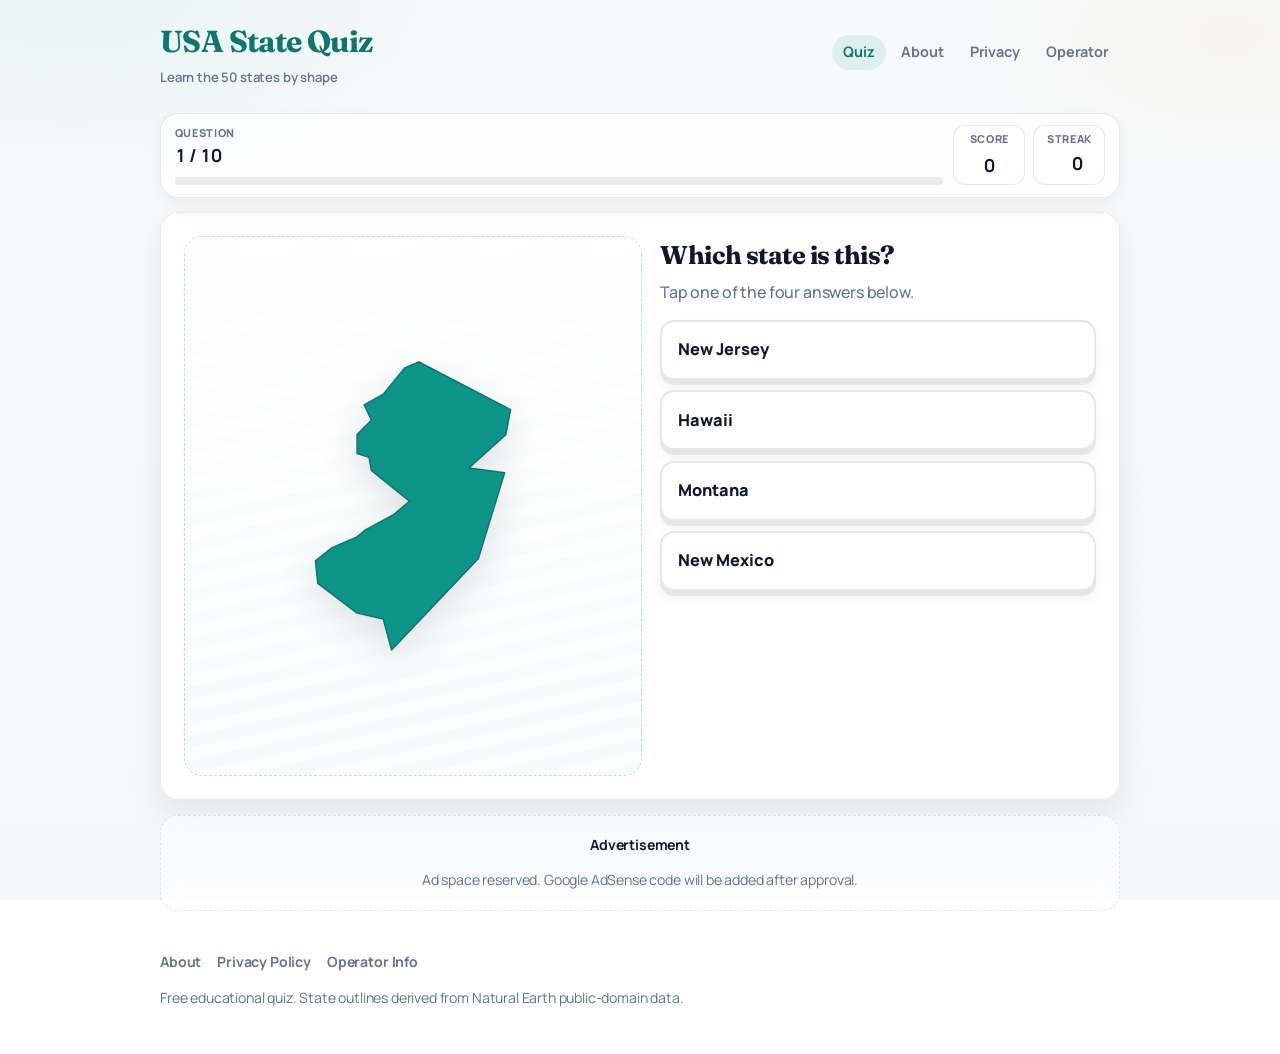
<file: index.html>
<!DOCTYPE html>
<html lang="en">
  <head>
    <meta charset="UTF-8" />
    <meta name="viewport" content="width=device-width, initial-scale=1" />
    <title>USA State Shape Quiz | Free 50-State Geography Game</title>
    <meta
      name="description"
      content="Play a free USA state shape quiz. Guess all 50 states from their outlines in a fast 10-question round. Learn geography with instant feedback."
    />
    <meta name="keywords" content="USA quiz, US states quiz, geography game, state shapes, 50 states" />
    <meta name="robots" content="index,follow" />
    <meta property="og:title" content="USA State Shape Quiz" />
    <meta
      property="og:description"
      content="Identify U.S. states from their shapes. Free 10-question rounds covering all 50 states."
    />
    <meta property="og:type" content="website" />
    <meta name="twitter:card" content="summary" />
    <meta name="twitter:title" content="USA State Shape Quiz" />
    <meta
      name="twitter:description"
      content="A free browser quiz: match state outlines to their names."
    />
    <link rel="canonical" href="./index.html" />
    <link rel="preconnect" href="https://fonts.googleapis.com" />
    <link rel="preconnect" href="https://fonts.gstatic.com" crossorigin />
    <link
      href="https://fonts.googleapis.com/css2?family=Fraunces:opsz,wght@9..144,600;9..144,700&family=Manrope:wght@500;600;700;800&display=swap"
      rel="stylesheet"
    />
    <link rel="stylesheet" href="./css/styles.css" />
  </head>
  <body>
    <a class="skip-link" href="#main">Skip to content</a>
    <header class="site-header">
      <a class="brand" href="./index.html">
        <span class="brand-mark">USA State Quiz</span>
        <span class="brand-tag">Learn the 50 states by shape</span>
      </a>
      <nav class="nav-links" aria-label="Primary">
        <a href="./index.html" aria-current="page">Quiz</a>
        <a href="./about.html">About</a>
        <a href="./privacy.html">Privacy</a>
        <a href="./operator.html">Operator</a>
      </nav>
    </header>

    <main id="main" class="page">
      <section id="quiz-screen" class="quiz-shell" aria-live="polite">
        <div class="hud" role="group" aria-label="Quiz progress">
          <div class="hud-main">
            <div class="hud-item hud-item--question">
              <span class="hud-label">Question</span>
              <strong id="progress-label">1 / 10</strong>
            </div>
            <div class="progress-bar" role="progressbar" aria-valuemin="0" aria-valuemax="10" aria-valuenow="0" aria-labelledby="progress-label">
              <div id="progress-fill" class="progress-fill"></div>
            </div>
          </div>
          <div class="hud-meters">
            <div class="hud-item hud-item--score" id="score-hud">
              <span class="hud-label">Score</span>
              <strong class="score-value">
                <span class="score-viewport">
                  <span id="score-label" class="score-roller">0</span>
                </span>
              </strong>
            </div>
            <div class="hud-item hud-item--streak" id="streak-hud">
              <span class="hud-label">Streak</span>
              <strong id="streak-label" class="streak-value">
                <span class="streak-flame" aria-hidden="true">✦</span>
                <span id="streak-num">0</span>
              </strong>
            </div>
          </div>
        </div>

        <div id="quiz-panel" class="quiz-panel">
          <div class="quiz-layout">
            <div id="stage-card" class="stage-card" aria-live="polite">
              <div class="stage-inner">
                <div class="stage-face stage-face--question shape-stage" id="shape-mount" aria-label="State outline"></div>
                <div class="stage-face stage-face--answer" id="answer-stage" aria-hidden="true">
                  <div class="answer-stage-top">
                    <div id="stage-badge" class="feedback-badge" aria-hidden="true"></div>
                    <div class="answer-heading">
                      <p id="stage-kicker" class="answer-kicker"></p>
                      <h3 id="stage-answer-name" class="answer-name"></h3>
                      <p id="stage-region" class="answer-region"></p>
                      <div class="answer-highlights">
                        <div class="answer-chip">
                          <span class="answer-chip-label">Capital</span>
                          <strong id="stage-capital" class="answer-chip-value"></strong>
                        </div>
                        <div class="answer-chip answer-chip--abbr">
                          <span class="answer-chip-label">Abbr</span>
                          <strong id="stage-abbr" class="answer-chip-value"></strong>
                        </div>
                      </div>
                    </div>
                  </div>
                  <p id="stage-fact" class="answer-fact"></p>
                  <div class="locator-wrap locator-wrap--stage">
                    <div id="locator-map" class="locator-map" aria-label="U.S. map highlighting the state"></div>
                  </div>
                </div>
              </div>
            </div>
            <div class="question-copy">
              <div class="question-head" id="question-head">
                <h2 id="question-title">Which state is this?</h2>
                <p id="question-hint">Tap one of the four answers below.</p>
              </div>
              <div id="choices" class="choices" role="group" aria-label="Answer choices"></div>
              <div id="next-wrap" class="next-wrap hidden">
                <button id="next-btn" class="btn btn-primary next-btn" type="button" disabled>
                  <span class="next-btn-label">Next</span>
                  <span class="next-btn-arrow" aria-hidden="true">→</span>
                </button>
              </div>
            </div>
          </div>
        </div>

        <div id="float-toast" class="float-toast hidden" aria-live="assertive"></div>
        <div id="fx-layer" class="fx-layer" aria-hidden="true"></div>

        <aside class="ad-slot" aria-label="Advertisement placeholder">
          <span>Advertisement</span>
          Ad space reserved. Google AdSense code will be added after approval.
        </aside>
      </section>

      <section id="result-screen" class="result-panel hidden" aria-labelledby="result-title">
        <div id="confetti-layer" class="confetti-layer" aria-hidden="true"></div>
        <div class="result-burst" aria-hidden="true"></div>
        <div id="score-ring" class="score-ring">
          <span id="result-score">0 / 10</span>
        </div>
        <p id="result-badge" class="result-badge">Nice run</p>
        <h2 id="result-title">Round complete</h2>
        <p id="result-message">Nice work.</p>
        <div class="result-stats">
          <div>
            <span>Correct</span>
            <strong id="stat-correct">0</strong>
          </div>
          <div>
            <span>Best streak</span>
            <strong id="stat-streak">0</strong>
          </div>
          <div>
            <span>Accuracy</span>
            <strong id="stat-accuracy">0%</strong>
          </div>
        </div>
        <div class="cta-row result-cta">
          <button id="retry-btn" class="btn btn-primary" type="button">Play again</button>
          <button id="share-btn" class="btn btn-secondary" type="button">Share score</button>
        </div>
        <div class="share-box">
          <label for="share-text"><strong>Share text</strong></label>
          <textarea id="share-text" readonly></textarea>
          <button id="copy-btn" class="btn btn-secondary" type="button">Copy text</button>
        </div>
        <aside class="ad-slot ad-slot--footer" aria-label="Advertisement placeholder">
          <span>Advertisement</span>
          Ad space reserved below results so it does not block quiz choices.
        </aside>
      </section>
    </main>

    <footer class="site-footer">
      <nav class="footer-nav" aria-label="Footer">
        <a href="./about.html">About</a>
        <a href="./privacy.html">Privacy Policy</a>
        <a href="./operator.html">Operator Info</a>
      </nav>
      <p>Free educational quiz. State outlines derived from Natural Earth public-domain data.</p>
    </footer>

    <script src="./js/states-data.js"></script>
    <script src="./js/quiz.js"></script>
  </body>
</html>
</file>
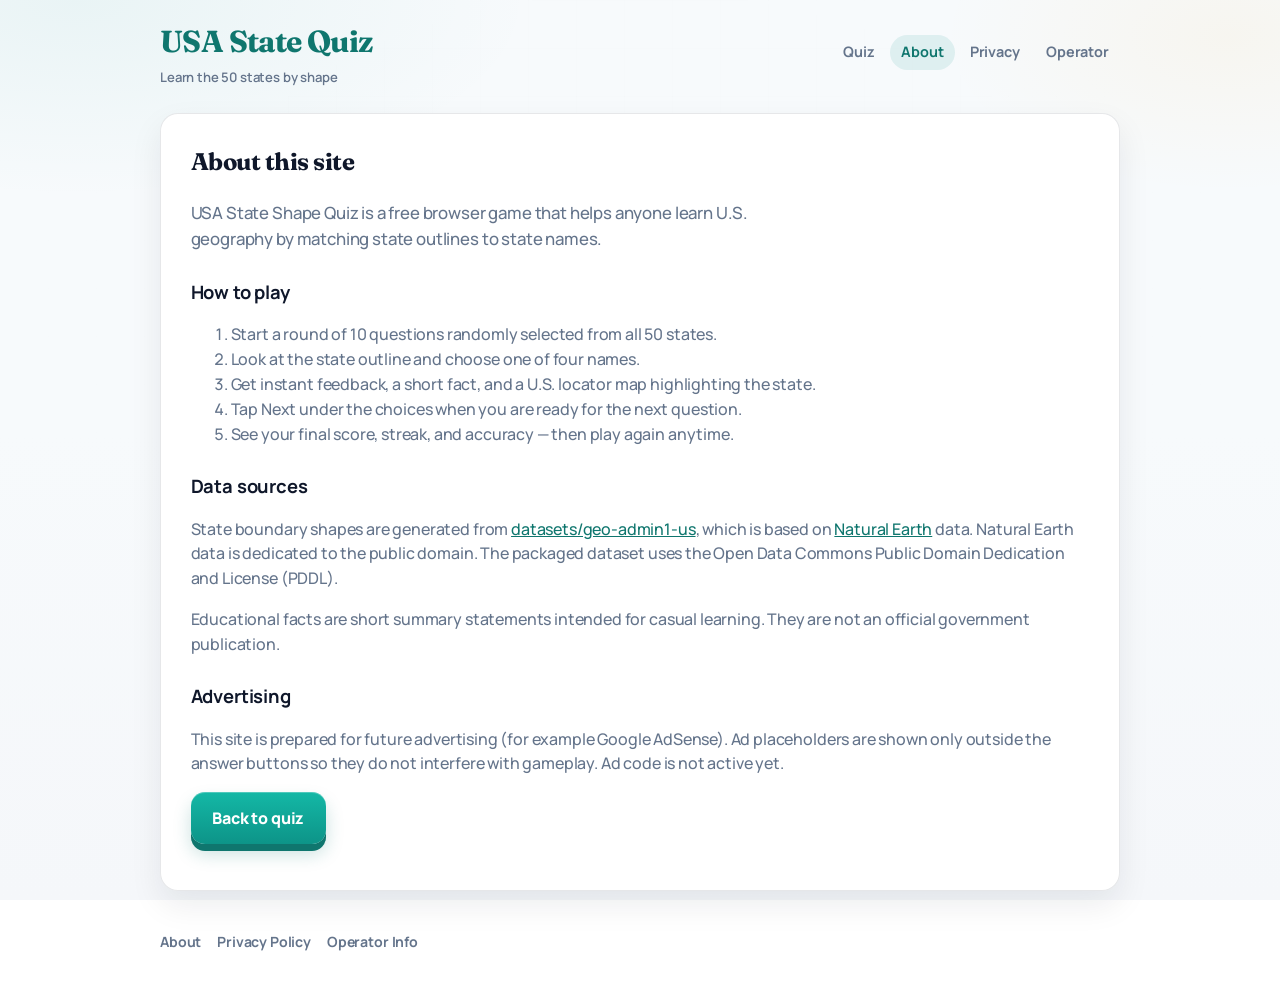
<file: about.html>
<!DOCTYPE html>
<html lang="en">
  <head>
    <meta charset="UTF-8" />
    <meta name="viewport" content="width=device-width, initial-scale=1" />
    <title>About | USA State Shape Quiz</title>
    <meta
      name="description"
      content="About the USA State Shape Quiz: a free educational geography game covering all 50 U.S. states."
    />
    <meta name="robots" content="index,follow" />
    <link rel="canonical" href="./about.html" />
    <link rel="preconnect" href="https://fonts.googleapis.com" />
    <link rel="preconnect" href="https://fonts.gstatic.com" crossorigin />
    <link
      href="https://fonts.googleapis.com/css2?family=Fraunces:opsz,wght@9..144,600;9..144,700&family=Manrope:wght@500;600;700;800&display=swap"
      rel="stylesheet"
    />
    <link rel="stylesheet" href="./css/styles.css" />
  </head>
  <body>
    <a class="skip-link" href="#main">Skip to content</a>
    <header class="site-header">
      <a class="brand" href="./index.html">
        <span class="brand-mark">USA State Quiz</span>
        <span class="brand-tag">Learn the 50 states by shape</span>
      </a>
      <nav class="nav-links" aria-label="Primary">
        <a href="./index.html">Quiz</a>
        <a href="./about.html" aria-current="page">About</a>
        <a href="./privacy.html">Privacy</a>
        <a href="./operator.html">Operator</a>
      </nav>
    </header>

    <main id="main" class="page">
      <article class="content-card">
        <h1>About this site</h1>
        <p class="lead">
          USA State Shape Quiz is a free browser game that helps anyone learn U.S. geography by
          matching state outlines to state names.
        </p>

        <h2>How to play</h2>
        <ol>
          <li>Start a round of 10 questions randomly selected from all 50 states.</li>
          <li>Look at the state outline and choose one of four names.</li>
          <li>Get instant feedback, a short fact, and a U.S. locator map highlighting the state.</li>
          <li>Tap Next under the choices when you are ready for the next question.</li>
          <li>See your final score, streak, and accuracy — then play again anytime.</li>
        </ol>

        <h2>Data sources</h2>
        <p>
          State boundary shapes are generated from
          <a href="https://github.com/datasets/geo-admin1-us" rel="noopener noreferrer"
            >datasets/geo-admin1-us</a
          >, which is based on
          <a href="https://www.naturalearthdata.com/" rel="noopener noreferrer">Natural Earth</a>
          data. Natural Earth data is dedicated to the public domain. The packaged dataset uses the
          Open Data Commons Public Domain Dedication and License (PDDL).
        </p>
        <p>
          Educational facts are short summary statements intended for casual learning. They are not
          an official government publication.
        </p>

        <h2>Advertising</h2>
        <p>
          This site is prepared for future advertising (for example Google AdSense). Ad placeholders
          are shown only outside the answer buttons so they do not interfere with gameplay. Ad code
          is not active yet.
        </p>

        <p><a class="btn btn-primary" href="./index.html">Back to quiz</a></p>
      </article>
    </main>

    <footer class="site-footer">
      <nav class="footer-nav" aria-label="Footer">
        <a href="./about.html">About</a>
        <a href="./privacy.html">Privacy Policy</a>
        <a href="./operator.html">Operator Info</a>
      </nav>
    </footer>
  </body>
</html>
</file>
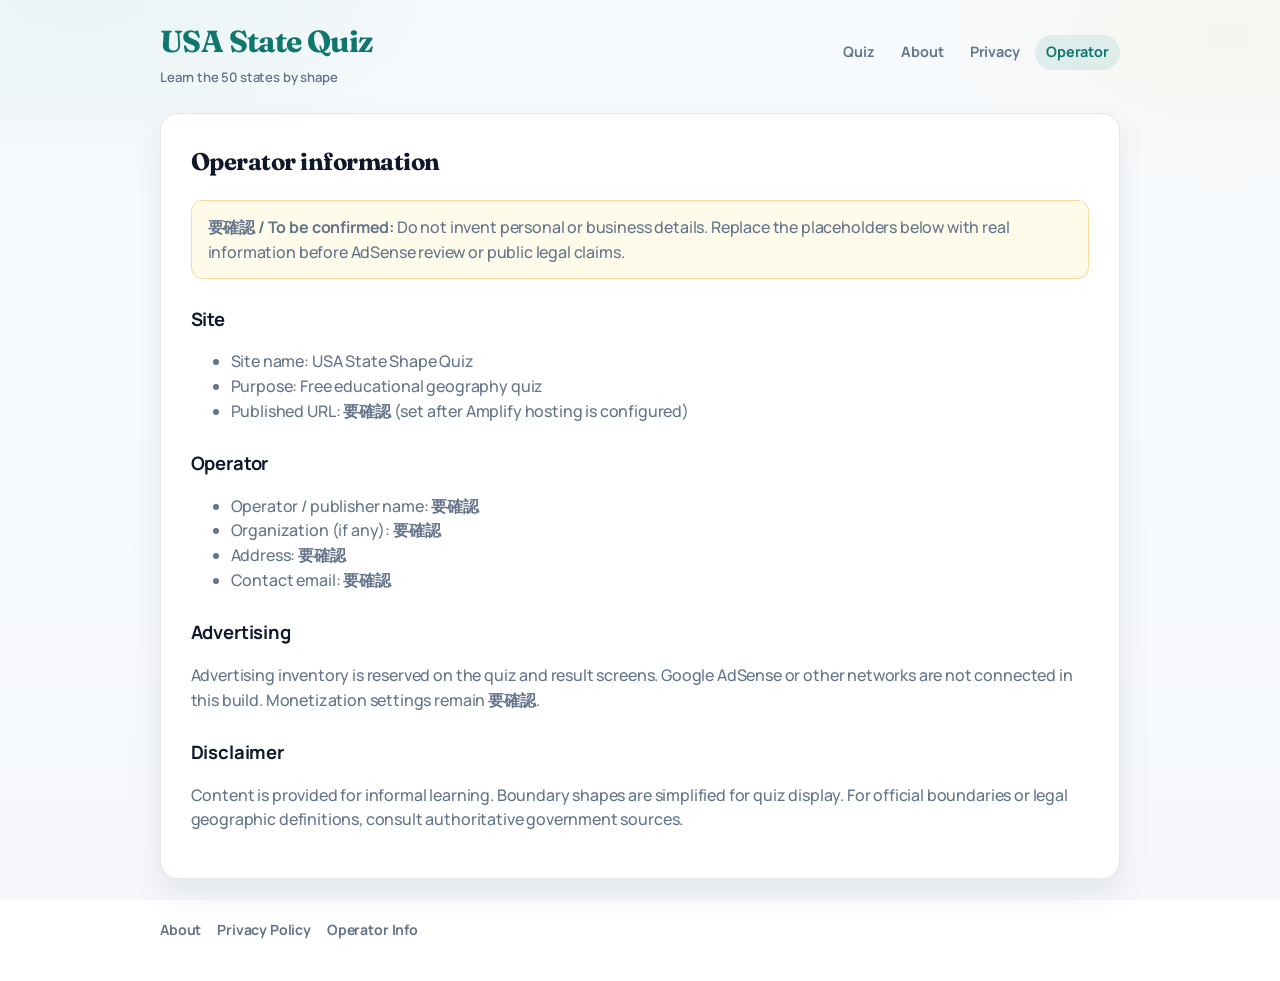
<file: operator.html>
<!DOCTYPE html>
<html lang="en">
  <head>
    <meta charset="UTF-8" />
    <meta name="viewport" content="width=device-width, initial-scale=1" />
    <title>Operator Information | USA State Shape Quiz</title>
    <meta
      name="description"
      content="Operator and site management information for USA State Shape Quiz. Unconfirmed details are clearly marked."
    />
    <meta name="robots" content="index,follow" />
    <link rel="canonical" href="./operator.html" />
    <link rel="preconnect" href="https://fonts.googleapis.com" />
    <link rel="preconnect" href="https://fonts.gstatic.com" crossorigin />
    <link
      href="https://fonts.googleapis.com/css2?family=Fraunces:opsz,wght@9..144,600;9..144,700&family=Manrope:wght@500;600;700;800&display=swap"
      rel="stylesheet"
    />
    <link rel="stylesheet" href="./css/styles.css" />
  </head>
  <body>
    <a class="skip-link" href="#main">Skip to content</a>
    <header class="site-header">
      <a class="brand" href="./index.html">
        <span class="brand-mark">USA State Quiz</span>
        <span class="brand-tag">Learn the 50 states by shape</span>
      </a>
      <nav class="nav-links" aria-label="Primary">
        <a href="./index.html">Quiz</a>
        <a href="./about.html">About</a>
        <a href="./privacy.html">Privacy</a>
        <a href="./operator.html" aria-current="page">Operator</a>
      </nav>
    </header>

    <main id="main" class="page">
      <article class="content-card">
        <h1>Operator information</h1>
        <p class="note">
          <strong>要確認 / To be confirmed:</strong> Do not invent personal or business details.
          Replace the placeholders below with real information before AdSense review or public
          legal claims.
        </p>

        <h2>Site</h2>
        <ul>
          <li>Site name: USA State Shape Quiz</li>
          <li>Purpose: Free educational geography quiz</li>
          <li>Published URL: <strong>要確認</strong> (set after Amplify hosting is configured)</li>
        </ul>

        <h2>Operator</h2>
        <ul>
          <li>Operator / publisher name: <strong>要確認</strong></li>
          <li>Organization (if any): <strong>要確認</strong></li>
          <li>Address: <strong>要確認</strong></li>
          <li>Contact email: <strong>要確認</strong></li>
        </ul>

        <h2>Advertising</h2>
        <p>
          Advertising inventory is reserved on the quiz and result screens. Google AdSense or other
          networks are not connected in this build. Monetization settings remain
          <strong>要確認</strong>.
        </p>

        <h2>Disclaimer</h2>
        <p>
          Content is provided for informal learning. Boundary shapes are simplified for quiz
          display. For official boundaries or legal geographic definitions, consult authoritative
          government sources.
        </p>
      </article>
    </main>

    <footer class="site-footer">
      <nav class="footer-nav" aria-label="Footer">
        <a href="./about.html">About</a>
        <a href="./privacy.html">Privacy Policy</a>
        <a href="./operator.html">Operator Info</a>
      </nav>
    </footer>
  </body>
</html>
</file>
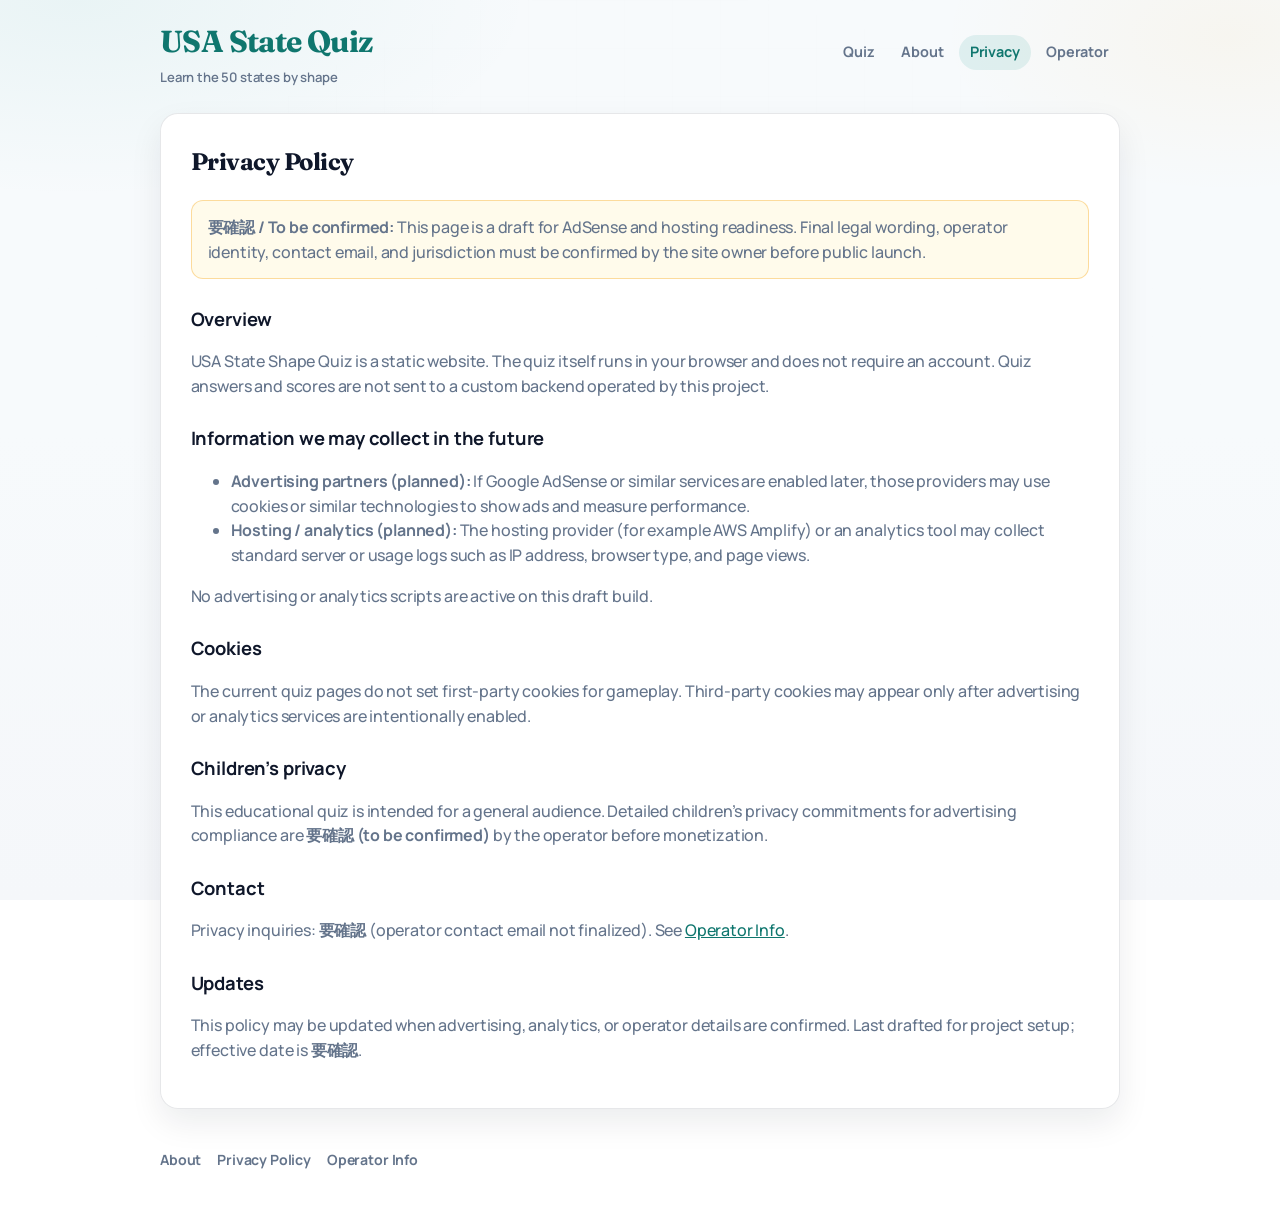
<file: privacy.html>
<!DOCTYPE html>
<html lang="en">
  <head>
    <meta charset="UTF-8" />
    <meta name="viewport" content="width=device-width, initial-scale=1" />
    <title>Privacy Policy | USA State Shape Quiz</title>
    <meta
      name="description"
      content="Privacy policy for USA State Shape Quiz, including notes about future advertising and analytics."
    />
    <meta name="robots" content="index,follow" />
    <link rel="canonical" href="./privacy.html" />
    <link rel="preconnect" href="https://fonts.googleapis.com" />
    <link rel="preconnect" href="https://fonts.gstatic.com" crossorigin />
    <link
      href="https://fonts.googleapis.com/css2?family=Fraunces:opsz,wght@9..144,600;9..144,700&family=Manrope:wght@500;600;700;800&display=swap"
      rel="stylesheet"
    />
    <link rel="stylesheet" href="./css/styles.css" />
  </head>
  <body>
    <a class="skip-link" href="#main">Skip to content</a>
    <header class="site-header">
      <a class="brand" href="./index.html">
        <span class="brand-mark">USA State Quiz</span>
        <span class="brand-tag">Learn the 50 states by shape</span>
      </a>
      <nav class="nav-links" aria-label="Primary">
        <a href="./index.html">Quiz</a>
        <a href="./about.html">About</a>
        <a href="./privacy.html" aria-current="page">Privacy</a>
        <a href="./operator.html">Operator</a>
      </nav>
    </header>

    <main id="main" class="page">
      <article class="content-card">
        <h1>Privacy Policy</h1>
        <p class="note">
          <strong>要確認 / To be confirmed:</strong> This page is a draft for AdSense and hosting
          readiness. Final legal wording, operator identity, contact email, and jurisdiction must be
          confirmed by the site owner before public launch.
        </p>

        <h2>Overview</h2>
        <p>
          USA State Shape Quiz is a static website. The quiz itself runs in your browser and does
          not require an account. Quiz answers and scores are not sent to a custom backend operated
          by this project.
        </p>

        <h2>Information we may collect in the future</h2>
        <ul>
          <li>
            <strong>Advertising partners (planned):</strong> If Google AdSense or similar services
            are enabled later, those providers may use cookies or similar technologies to show ads
            and measure performance.
          </li>
          <li>
            <strong>Hosting / analytics (planned):</strong> The hosting provider (for example AWS
            Amplify) or an analytics tool may collect standard server or usage logs such as IP
            address, browser type, and page views.
          </li>
        </ul>
        <p>No advertising or analytics scripts are active on this draft build.</p>

        <h2>Cookies</h2>
        <p>
          The current quiz pages do not set first-party cookies for gameplay. Third-party cookies
          may appear only after advertising or analytics services are intentionally enabled.
        </p>

        <h2>Children’s privacy</h2>
        <p>
          This educational quiz is intended for a general audience. Detailed children’s privacy
          commitments for advertising compliance are <strong>要確認 (to be confirmed)</strong> by
          the operator before monetization.
        </p>

        <h2>Contact</h2>
        <p>
          Privacy inquiries: <strong>要確認</strong> (operator contact email not finalized). See
          <a href="./operator.html">Operator Info</a>.
        </p>

        <h2>Updates</h2>
        <p>
          This policy may be updated when advertising, analytics, or operator details are
          confirmed. Last drafted for project setup; effective date is <strong>要確認</strong>.
        </p>
      </article>
    </main>

    <footer class="site-footer">
      <nav class="footer-nav" aria-label="Footer">
        <a href="./about.html">About</a>
        <a href="./privacy.html">Privacy Policy</a>
        <a href="./operator.html">Operator Info</a>
      </nav>
    </footer>
  </body>
</html>
</file>
<file: css/styles.css>
:root {
  /* Brand / interaction — Teal */
  --brand: #0d9488;
  --brand-bright: #14b8a6;
  --brand-deep: #0f766e;
  --brand-soft: rgba(13, 148, 136, 0.1);
  --brand-glow: rgba(13, 148, 136, 0.35);

  /* Discovery / achievement — Amber */
  --accent: #f59e0b;
  --accent-deep: #d97706;
  --accent-soft: rgba(245, 158, 11, 0.14);
  --accent-ink: #92400e;

  /* Success / Error */
  --correct: #16a34a;
  --correct-bg: #ecfdf3;
  --correct-ink: #166534;
  --correct-glow: rgba(22, 163, 74, 0.16);
  --wrong: #e65b61;
  --wrong-bg: #fef2f2;
  --wrong-ink: #9f1239;
  --wrong-glow: rgba(230, 91, 97, 0.14);

  /* Neutrals */
  --bg: #f7fafc;
  --bg-soft: #f1f5f9;
  --ink: #0f172a;
  --muted: #64748b;
  --panel: rgba(255, 255, 255, 0.94);
  --panel-solid: #ffffff;
  --line: rgba(15, 23, 42, 0.1);
  --map-idle: #c5d0db;
  --map-idle-stroke: #ffffff;
  --map-surface: #e8eef4;

  /* Surfaces & motion */
  --sky-top: #f7fafc;
  --sky-mid: #f8fafc;
  --sky-bottom: #f5f7fa;
  --shadow: 0 14px 32px rgba(15, 23, 42, 0.08);
  --shadow-soft: 0 6px 16px rgba(15, 23, 42, 0.05);
  --radius: 18px;
  --radius-sm: 14px;
  --touch: 52px;
  --font: "Manrope", "Segoe UI", "Hiragino Sans", "Yu Gothic UI", sans-serif;
  --display: "Fraunces", Georgia, "Palatino Linotype", serif;
  --ease-out: cubic-bezier(0.22, 1, 0.36, 1);
  --ease-spring: cubic-bezier(0.34, 1.4, 0.64, 1);
}

*,
*::before,
*::after {
  box-sizing: border-box;
}

html {
  scroll-behavior: smooth;
}

body {
  margin: 0;
  min-height: 100vh;
  font-family: var(--font);
  color: var(--ink);
  background:
    radial-gradient(ellipse 65% 40% at 6% 0%, rgba(13, 148, 136, 0.06), transparent 55%),
    radial-gradient(ellipse 45% 35% at 96% 4%, rgba(245, 158, 11, 0.05), transparent 50%),
    linear-gradient(180deg, var(--sky-top), var(--bg) 48%, var(--sky-bottom));
  background-attachment: fixed;
  line-height: 1.55;
  letter-spacing: -0.01em;
  overflow-x: hidden;
}

body::before {
  content: "";
  position: fixed;
  inset: 0;
  pointer-events: none;
  z-index: -1;
  opacity: 0.22;
  background-image:
    linear-gradient(rgba(15, 23, 42, 0.03) 1px, transparent 1px),
    linear-gradient(90deg, rgba(15, 23, 42, 0.03) 1px, transparent 1px);
  background-size: 48px 48px;
  mask-image: radial-gradient(ellipse 80% 70% at 50% 30%, #000 20%, transparent 75%);
}

img,
svg {
  max-width: 100%;
  display: block;
}

a {
  color: var(--brand-deep);
}

a:hover {
  text-decoration: none;
}

.skip-link {
  position: absolute;
  left: -999px;
  top: 0;
  background: #000;
  color: #fff;
  padding: 0.75rem 1rem;
  z-index: 100;
  border-radius: 8px;
}

.skip-link:focus {
  left: 0.75rem;
  top: 0.75rem;
}

.site-header,
.site-footer {
  width: min(960px, calc(100% - 1.5rem));
  margin: 0 auto;
}

.site-header {
  display: flex;
  align-items: center;
  justify-content: space-between;
  gap: 1rem;
  padding: 1.1rem 0 0.6rem;
}

.brand {
  display: flex;
  flex-direction: column;
  gap: 0.12rem;
  text-decoration: none;
  color: inherit;
}

.brand-mark {
  font-family: var(--display);
  font-size: clamp(1.4rem, 3vw, 1.9rem);
  font-weight: 700;
  letter-spacing: -0.02em;
  color: var(--brand-deep);
}

.brand-tag {
  color: var(--muted);
  font-size: 0.82rem;
  font-weight: 600;
}

.nav-links {
  display: flex;
  flex-wrap: wrap;
  gap: 0.35rem 0.25rem;
  font-size: 0.9rem;
}

.nav-links a {
  text-decoration: none;
  color: var(--muted);
  font-weight: 700;
  padding: 0.4rem 0.7rem;
  border-radius: 999px;
  transition: color 0.15s ease, background 0.15s ease;
}

.nav-links a:hover,
.nav-links a[aria-current="page"] {
  color: var(--brand-deep);
  background: var(--brand-soft);
}

.page {
  width: min(960px, calc(100% - 1.5rem));
  margin: 0 auto 2.5rem;
}

.hero-panel,
.quiz-panel,
.result-panel,
.content-card,
.ad-slot {
  background: var(--panel);
  border: 1px solid var(--line);
  border-radius: var(--radius);
  box-shadow: var(--shadow);
  backdrop-filter: blur(12px);
}

.hero-panel {
  margin-top: 0.85rem;
  padding: clamp(1.5rem, 4.5vw, 2.4rem);
  display: grid;
  gap: 0.95rem;
  animation: rise-in 0.55s var(--ease-out) both;
  position: relative;
  overflow: hidden;
}

.hero-panel::after {
  content: "";
  position: absolute;
  right: -8%;
  top: -20%;
  width: 42%;
  height: 140%;
  background: radial-gradient(circle, rgba(13, 148, 136, 0.08), transparent 68%);
  pointer-events: none;
}

.eyebrow {
  margin: 0;
  display: inline-flex;
  width: fit-content;
  padding: 0.38rem 0.75rem;
  border-radius: 999px;
  background: var(--brand-soft);
  color: var(--brand-deep);
  font-size: 0.76rem;
  font-weight: 800;
  letter-spacing: 0.06em;
  text-transform: uppercase;
}

.hero-panel h1 {
  margin: 0;
  font-family: var(--display);
  font-size: clamp(1.9rem, 5.2vw, 2.85rem);
  line-height: 1.1;
  letter-spacing: -0.025em;
  max-width: 16ch;
}

.hero-panel p,
.lead {
  margin: 0;
  color: var(--muted);
  font-size: 1.05rem;
  max-width: 38rem;
  font-weight: 500;
}

.cta-row {
  display: flex;
  flex-wrap: wrap;
  gap: 0.75rem;
  margin-top: 0.35rem;
}

.result-cta {
  justify-content: center;
}

.btn {
  appearance: none;
  border: none;
  border-radius: var(--radius-sm);
  min-height: var(--touch);
  padding: 0.85rem 1.35rem;
  font: inherit;
  font-weight: 800;
  cursor: pointer;
  transition:
    transform 0.16s var(--ease-spring),
    box-shadow 0.16s ease,
    background 0.16s ease,
    border-color 0.16s ease,
    color 0.16s ease;
  text-decoration: none;
  display: inline-flex;
  align-items: center;
  justify-content: center;
  gap: 0.45rem;
  -webkit-tap-highlight-color: transparent;
}

.btn:disabled {
  cursor: not-allowed;
  opacity: 0.55;
  transform: none !important;
  box-shadow: none !important;
}

.btn:focus-visible {
  outline: 3px solid var(--brand-glow);
  outline-offset: 3px;
}

.btn-primary {
  background: linear-gradient(180deg, var(--brand-bright), var(--brand));
  color: #fff;
  box-shadow:
    0 1px 0 rgba(255, 255, 255, 0.25) inset,
    0 7px 0 var(--brand-deep),
    0 10px 18px rgba(15, 118, 110, 0.22);
}

.btn-primary:hover:not(:disabled) {
  background: linear-gradient(180deg, #2dd4bf, var(--brand));
  transform: translateY(-2px);
  box-shadow:
    0 1px 0 rgba(255, 255, 255, 0.25) inset,
    0 9px 0 var(--brand-deep),
    0 14px 22px rgba(15, 118, 110, 0.25);
}

.btn-primary:active:not(:disabled) {
  transform: translateY(4px);
  box-shadow:
    0 1px 0 rgba(255, 255, 255, 0.15) inset,
    0 2px 0 var(--brand-deep),
    0 4px 10px rgba(15, 118, 110, 0.18);
}

.btn-secondary {
  background: var(--panel-solid);
  color: var(--ink);
  border: 2px solid var(--line);
  box-shadow: var(--shadow-soft);
}

.btn-secondary:hover:not(:disabled) {
  border-color: rgba(13, 148, 136, 0.45);
  color: var(--brand-deep);
  transform: translateY(-1px);
}

.btn-secondary:active:not(:disabled) {
  transform: translateY(1px);
}

.quiz-shell {
  margin-top: 1rem;
  display: grid;
  gap: 0.9rem;
  position: relative;
}

.hud {
  display: grid;
  grid-template-columns: 1.4fr auto;
  gap: 0.65rem;
  align-items: stretch;
  padding: 0.7rem 0.85rem;
  background: rgba(255, 255, 255, 0.82);
  border: 1px solid var(--line);
  border-radius: var(--radius);
  box-shadow: var(--shadow-soft);
  backdrop-filter: blur(10px);
}

.hud-main {
  display: grid;
  gap: 0.45rem;
  min-width: 0;
}

.hud-item {
  display: grid;
  gap: 0.05rem;
}

.hud-meters {
  display: flex;
  gap: 0.5rem;
}

.hud-item--score,
.hud-item--streak {
  min-width: 4.5rem;
  padding: 0.35rem 0.7rem;
  border-radius: 12px;
  background: rgba(255, 255, 255, 0.9);
  border: 1px solid var(--line);
  text-align: center;
}

.hud-label {
  color: var(--muted);
  font-size: 0.68rem;
  font-weight: 800;
  letter-spacing: 0.06em;
  text-transform: uppercase;
}

.hud-item strong {
  font-size: 1.12rem;
  font-variant-numeric: tabular-nums;
  letter-spacing: -0.02em;
}

.score-value.pop,
.streak-value.pop {
  animation: score-pop 0.4s var(--ease-spring);
}

.score-viewport {
  display: inline-block;
  height: 1.3em;
  overflow: hidden;
  vertical-align: bottom;
  line-height: 1.3;
}

.score-roller {
  display: block;
  position: relative;
}

.score-roller.is-rolling {
  height: 1.3em;
}

.score-num {
  display: block;
  line-height: 1.3;
}

.score-num--out {
  animation: score-slide-out 0.42s var(--ease-out) forwards;
}

.score-num--in {
  position: absolute;
  left: 0;
  top: 0;
  width: 100%;
  text-align: center;
  animation: score-slide-in 0.42s var(--ease-out) forwards;
}

.hud-item--score.is-scored {
  animation: score-glow 0.55s ease;
  border-color: rgba(245, 158, 11, 0.45);
}

.score-star {
  position: fixed;
  z-index: 80;
  pointer-events: none;
  color: var(--accent);
  font-size: 1.1rem;
  line-height: 1;
  text-shadow: 0 2px 8px rgba(245, 158, 11, 0.4);
  will-change: transform, opacity;
  animation: star-fly 0.75s var(--ease-out) forwards;
}

.streak-value {
  display: inline-flex;
  align-items: center;
  justify-content: center;
  gap: 0.2rem;
}

.streak-flame {
  opacity: 0;
  transform: scale(0.5);
  color: var(--accent-deep);
  transition: opacity 0.2s ease, transform 0.2s var(--ease-spring);
  font-size: 0.85em;
}

.streak-value.is-hot .streak-flame,
.hud-item--streak.is-hot .streak-flame {
  opacity: 1;
  transform: scale(1);
}

.streak-value.is-hot {
  color: var(--accent-deep);
}

.hud-item--streak.is-hot {
  background: linear-gradient(180deg, #fffbeb, #fef3c7);
  border-color: rgba(245, 158, 11, 0.45);
}

.hud-item--streak.is-milestone {
  animation: streak-burst 0.55s var(--ease-spring);
}

.progress-bar {
  height: 8px;
  border-radius: 999px;
  background: rgba(15, 23, 42, 0.08);
  overflow: hidden;
}

.progress-fill {
  height: 100%;
  width: 0%;
  border-radius: inherit;
  background: linear-gradient(90deg, var(--brand), var(--accent));
  transition: width 0.5s var(--ease-out);
}

.quiz-panel {
  padding: clamp(1rem, 3vw, 1.45rem);
  position: relative;
  overflow: hidden;
}

.quiz-panel.is-entering {
  animation: card-enter 0.42s var(--ease-out) both;
}

.quiz-layout {
  display: grid;
  gap: 1.15rem;
}

@media (min-width: 860px) {
  .quiz-layout {
    grid-template-columns: 1.05fr 1fr;
    align-items: start;
  }
}

.stage-card {
  position: relative;
  height: clamp(400px, 64vh, 540px);
  border-radius: var(--radius);
  overflow: hidden;
}

.stage-card.is-morphing {
  overflow: visible;
  z-index: 5;
}

.stage-inner {
  position: relative;
  height: 100%;
}

.stage-face {
  border-radius: var(--radius);
  position: absolute;
  inset: 0;
}

.stage-face--question {
  transition: opacity 0.3s ease;
}

.stage-face--answer {
  display: grid;
  grid-template-rows: auto auto minmax(180px, 1fr);
  gap: 0.4rem;
  padding: 0.75rem;
  background: linear-gradient(165deg, #ffffff, var(--bg-soft));
  border: 1px solid var(--line);
  box-shadow: inset 0 0 0 1px rgba(255, 255, 255, 0.6);
  opacity: 0;
  pointer-events: none;
  visibility: hidden;
  overflow: hidden;
}

.stage-card.is-revealing .stage-face--question {
  opacity: 0;
  pointer-events: none;
}

.stage-card.is-flipped .stage-face--question {
  opacity: 0;
  pointer-events: none;
  visibility: hidden;
}

.stage-card.is-flipped .stage-face--answer {
  opacity: 1;
  pointer-events: auto;
  visibility: visible;
}

.stage-card.is-flipped .answer-name {
  animation: answer-pop 0.45s var(--ease-out) both;
}

.stage-card.is-correct .stage-face--answer,
.stage-card.is-wrong .stage-face--answer {
  /* Keep answer card neutral — status is shown via badge & choices */
  border-color: var(--line);
  background: linear-gradient(165deg, #ffffff, var(--bg-soft));
}

.answer-stage-top {
  display: flex;
  align-items: center;
  gap: 0.65rem;
  min-width: 0;
}

.answer-heading {
  min-width: 0;
}

.answer-kicker {
  margin: 0;
  font-size: 0.7rem;
  font-weight: 800;
  letter-spacing: 0.05em;
  text-transform: uppercase;
  color: var(--muted);
}

.answer-name {
  margin: 0.05rem 0 0;
  font-family: var(--display);
  font-size: clamp(1.15rem, 3vw, 1.55rem);
  line-height: 1.12;
  letter-spacing: -0.02em;
}

.answer-region {
  margin: 0.2rem 0 0;
  color: var(--muted);
  font-weight: 700;
  font-size: 0.8rem;
}

.answer-highlights {
  display: flex;
  flex-wrap: wrap;
  gap: 0.45rem;
  margin-top: 0.45rem;
}

.answer-chip {
  display: grid;
  gap: 0.08rem;
  min-width: 0;
  padding: 0.4rem 0.65rem;
  border-radius: 12px;
  background: var(--panel-solid);
  border: 1px solid var(--line);
  box-shadow: 0 3px 8px rgba(15, 23, 42, 0.04);
}

.answer-chip--abbr {
  border-color: rgba(245, 158, 11, 0.4);
  background: linear-gradient(180deg, #fffbeb, #fef3c7);
}

.answer-chip-label {
  font-size: 0.65rem;
  font-weight: 800;
  letter-spacing: 0.05em;
  text-transform: uppercase;
  color: var(--muted);
}

.answer-chip-value {
  font-family: var(--display);
  font-size: clamp(1.15rem, 3.2vw, 1.45rem);
  line-height: 1.1;
  color: var(--ink);
}

.answer-chip--abbr .answer-chip-value {
  font-size: clamp(1.35rem, 3.8vw, 1.7rem);
  letter-spacing: 0.05em;
  color: var(--accent-ink);
}

.answer-fact {
  margin: 0;
  color: var(--ink);
  font-size: 0.86rem;
  line-height: 1.35;
  font-weight: 500;
  display: -webkit-box;
  -webkit-line-clamp: 3;
  -webkit-box-orient: vertical;
  overflow: hidden;
}

.locator-wrap--stage {
  margin-top: 0;
  position: relative;
  min-height: 0;
  display: flex;
  flex-direction: column;
  gap: 0.2rem;
  overflow: hidden;
}

.locator-wrap--stage .locator-map {
  position: relative;
  flex: 1;
  min-height: 180px;
  background: var(--map-surface);
  border-radius: 12px;
  overflow: hidden;
}

.locator-wrap--stage .locator-map svg {
  position: absolute;
  inset: 0;
  width: 100%;
  height: 100%;
  max-height: none;
  display: block;
}

.locator-map .map-state.is-active {
  fill: var(--accent);
  stroke: var(--accent-deep);
  stroke-width: 1.2;
  opacity: 0.01;
}

.stage-card.is-morphing .locator-map .map-state.is-active {
  opacity: 0.35;
}

.stage-card.is-settled .locator-map .map-state.is-active {
  opacity: 1;
  animation: map-pulse 1.1s ease infinite;
}

.fly-silhouette {
  position: absolute;
  z-index: 5;
  margin: 0;
  padding: 0;
  pointer-events: none;
  will-change: left, top, width, height, opacity;
}

.fly-silhouette svg {
  width: 100%;
  height: 100%;
  display: block;
  overflow: visible;
  filter: drop-shadow(0 8px 14px rgba(15, 23, 42, 0.18));
}

.fly-silhouette path {
  fill: var(--correct);
  stroke: var(--correct-ink);
  stroke-width: 1.5;
  stroke-linejoin: round;
}

.fly-silhouette.is-wrong path {
  fill: var(--wrong);
  stroke: var(--wrong-ink);
}

.next-wrap {
  margin-top: 0.9rem;
}

.next-btn {
  width: 100%;
  animation: answer-pop 0.35s var(--ease-out) both;
}

.next-btn .next-btn-arrow {
  transition: transform 0.18s var(--ease-spring);
}

.next-btn:hover:not(:disabled) .next-btn-arrow {
  transform: translateX(4px);
}

.next-btn.is-ready:not(:disabled) {
  animation: next-ready 0.45s var(--ease-spring) both;
}

.shape-stage {
  background:
    linear-gradient(180deg, rgba(255, 255, 255, 0.88), rgba(247, 250, 252, 0.55)),
    repeating-linear-gradient(
      -12deg,
      rgba(13, 148, 136, 0.035),
      rgba(13, 148, 136, 0.035) 12px,
      transparent 12px,
      transparent 24px
    );
  border: 1px dashed rgba(13, 148, 136, 0.28);
  display: grid;
  place-items: center;
  padding: 1rem;
}

.stage-card.is-correct:not(.is-flipped) .shape-stage {
  box-shadow: inset 0 0 0 3px var(--correct-glow);
  animation: glow-pulse 0.45s ease;
}

.stage-card.is-wrong:not(.is-flipped) .shape-stage {
  animation: stage-shake 0.35s ease;
}

.shape-stage svg {
  width: min(100%, 320px);
  height: auto;
  filter: drop-shadow(0 12px 18px rgba(15, 23, 42, 0.12));
}

.shape-stage.is-entering svg {
  animation: shape-enter 0.45s var(--ease-out) both;
}

.shape-stage path {
  fill: var(--brand);
  stroke: var(--brand-deep);
  stroke-width: 1.5;
  stroke-linejoin: round;
  transition: fill 0.25s ease, stroke 0.25s ease;
}

.stage-card.is-correct .shape-stage path {
  fill: var(--correct);
  stroke: var(--correct-ink);
}

.stage-card.is-wrong .shape-stage path {
  fill: var(--wrong);
  stroke: var(--wrong-ink);
}

.question-head.is-dimmed h2,
.question-head.is-dimmed p {
  transition: opacity 0.3s ease;
  opacity: 0.5;
}

.question-head h2 {
  margin: 0 0 0.25rem;
  font-family: var(--display);
  font-size: clamp(1.3rem, 3vw, 1.6rem);
  letter-spacing: -0.02em;
  animation: title-in 0.4s var(--ease-out) both;
}

.question-head p {
  margin: 0 0 0.95rem;
  color: var(--muted);
  font-weight: 500;
}

.choices {
  display: grid;
  gap: 0.65rem;
}

.choices.is-answered {
  opacity: 1;
}

.choice-btn {
  position: relative;
  width: 100%;
  min-height: 60px;
  border-radius: var(--radius-sm);
  border: 2px solid var(--line);
  background: var(--panel-solid);
  color: var(--ink);
  font: inherit;
  font-size: 1.02rem;
  font-weight: 800;
  text-align: left;
  padding: 0.85rem 1rem;
  cursor: pointer;
  display: flex;
  align-items: center;
  justify-content: space-between;
  gap: 0.65rem;
  box-shadow:
    0 1px 0 rgba(255, 255, 255, 0.8) inset,
    0 5px 0 rgba(15, 23, 42, 0.07),
    0 8px 14px rgba(15, 23, 42, 0.05);
  transition:
    transform 0.14s var(--ease-spring),
    box-shadow 0.14s ease,
    border-color 0.14s ease,
    background 0.14s ease,
    color 0.14s ease,
    opacity 0.2s ease;
  -webkit-tap-highlight-color: transparent;
  animation: choice-in 0.35s var(--ease-out) both;
}

.choice-btn:nth-child(1) { animation-delay: 0.02s; }
.choice-btn:nth-child(2) { animation-delay: 0.06s; }
.choice-btn:nth-child(3) { animation-delay: 0.1s; }
.choice-btn:nth-child(4) { animation-delay: 0.14s; }

.choice-name {
  flex: 1;
  min-width: 0;
}

.choice-status {
  flex-shrink: 0;
  display: inline-flex;
  align-items: center;
  gap: 0.3rem;
  min-height: 1.5rem;
  padding: 0.2rem 0.55rem;
  border-radius: 999px;
  font-size: 0.7rem;
  font-weight: 800;
  letter-spacing: 0.03em;
  text-transform: uppercase;
  opacity: 0;
  transform: scale(0.85);
  transition: opacity 0.2s ease, transform 0.2s var(--ease-spring);
  white-space: nowrap;
}

.choice-btn.is-correct .choice-status,
.choice-btn.is-wrong .choice-status,
.choice-btn.is-picked .choice-status {
  opacity: 1;
  transform: scale(1);
}

.choice-btn:hover:not(:disabled) {
  border-color: rgba(13, 148, 136, 0.5);
  transform: translateY(-3px);
  box-shadow:
    0 1px 0 rgba(255, 255, 255, 0.8) inset,
    0 8px 0 rgba(15, 23, 42, 0.07),
    0 12px 18px rgba(15, 23, 42, 0.08);
}

.choice-btn:active:not(:disabled) {
  transform: translateY(3px) scale(0.99);
  box-shadow:
    0 1px 0 rgba(255, 255, 255, 0.6) inset,
    0 1px 0 rgba(15, 23, 42, 0.07);
}

.choice-btn:focus-visible {
  outline: 3px solid var(--brand-glow);
  outline-offset: 2px;
}

.choice-btn:disabled {
  cursor: default;
}

.choice-btn.is-correct {
  background: var(--correct-bg);
  border-color: var(--correct);
  color: var(--correct-ink);
  box-shadow:
    0 0 0 3px var(--correct-glow),
    0 5px 0 rgba(22, 163, 74, 0.2);
  animation: correct-bounce 0.5s var(--ease-spring);
}

.choice-btn.is-correct .choice-status {
  background: var(--correct);
  color: #fff;
}

.choice-btn.is-wrong {
  background: var(--wrong-bg);
  border-color: var(--wrong);
  color: var(--wrong-ink);
  box-shadow:
    0 0 0 3px var(--wrong-glow),
    0 5px 0 rgba(230, 91, 97, 0.18);
  animation: wrong-shake 0.42s ease;
}

.choice-btn.is-wrong .choice-status {
  background: var(--wrong);
  color: #fff;
}

.choice-btn.is-picked:not(.is-correct):not(.is-wrong) .choice-status {
  background: var(--bg-soft);
  color: var(--muted);
}

.choice-btn.is-muted {
  opacity: 0.48;
}

.choice-btn.is-glow {
  animation: correct-glow 0.7s ease;
}

.feedback-badge {
  width: 42px;
  height: 42px;
  border-radius: 50%;
  display: grid;
  place-items: center;
  font-size: 1.2rem;
  font-weight: 900;
  flex-shrink: 0;
}

.stage-card.is-correct .feedback-badge {
  background: var(--correct);
  color: #fff;
  box-shadow: 0 0 0 6px var(--correct-glow);
  animation: badge-pop 0.45s var(--ease-spring);
}

.stage-card.is-wrong .feedback-badge {
  background: var(--wrong);
  color: #fff;
  box-shadow: 0 0 0 6px var(--wrong-glow);
  animation: badge-pop 0.45s var(--ease-spring);
}

.locator-wrap {
  background: rgba(255, 255, 255, 0.8);
  border: 1px solid var(--line);
  border-radius: 14px;
  padding: 0.55rem;
}

.locator-map {
  width: 100%;
  border-radius: 10px;
  overflow: hidden;
  background: var(--map-surface);
}

.locator-map svg {
  width: 100%;
  height: auto;
}

.locator-map .map-state {
  fill: var(--map-idle);
  stroke: var(--map-idle-stroke);
  stroke-width: 0.6;
}

.locator-map .map-state.is-active {
  fill: var(--accent);
  stroke: var(--accent-deep);
  stroke-width: 1.2;
}

.float-toast {
  position: fixed;
  left: 50%;
  top: 16%;
  transform: translateX(-50%);
  z-index: 40;
  pointer-events: none;
  padding: 0.7rem 1.15rem;
  border-radius: 999px;
  background: rgba(15, 23, 42, 0.9);
  color: #fff;
  font-weight: 800;
  letter-spacing: 0.02em;
  box-shadow: 0 12px 28px rgba(15, 23, 42, 0.2);
}

.float-toast.show {
  animation: toast-fly 0.9s ease both;
}

.float-toast.correct {
  background: linear-gradient(180deg, #22c55e, var(--correct));
}

.fx-layer {
  position: fixed;
  inset: 0;
  pointer-events: none;
  z-index: 70;
  overflow: hidden;
}

.fx-spark {
  position: absolute;
  width: 8px;
  height: 8px;
  border-radius: 50%;
  background: var(--accent);
  opacity: 0;
  animation: spark-burst 0.7s var(--ease-out) forwards;
}

.fx-spark:nth-child(odd) {
  background: var(--correct);
  width: 6px;
  height: 6px;
}

.fx-check {
  position: absolute;
  width: 36px;
  height: 36px;
  border-radius: 50%;
  background: var(--correct);
  color: #fff;
  display: grid;
  place-items: center;
  font-weight: 900;
  font-size: 1.1rem;
  box-shadow: 0 6px 16px rgba(22, 163, 74, 0.35);
  animation: check-pop 0.55s var(--ease-spring) both;
}

.hidden {
  display: none !important;
}

.result-panel {
  text-align: center;
  padding: clamp(1.35rem, 3.5vw, 2rem);
  position: relative;
  overflow: hidden;
  animation: result-enter 0.55s var(--ease-out) both;
}

.confetti-layer {
  position: absolute;
  inset: 0;
  pointer-events: none;
  overflow: hidden;
  z-index: 1;
}

.confetti-piece {
  position: absolute;
  top: -12px;
  width: 8px;
  height: 12px;
  border-radius: 2px;
  opacity: 0;
  animation: confetti-fall 2.4s ease-in forwards;
}

.result-burst {
  position: absolute;
  inset: -20% -10% auto;
  height: 220px;
  background:
    radial-gradient(circle at 20% 60%, rgba(245, 158, 11, 0.22), transparent 28%),
    radial-gradient(circle at 50% 30%, rgba(13, 148, 136, 0.18), transparent 32%),
    radial-gradient(circle at 80% 70%, rgba(22, 163, 74, 0.14), transparent 30%);
  animation: burst-glow 2.4s ease-in-out infinite;
  pointer-events: none;
}

.score-ring {
  width: 152px;
  height: 152px;
  margin: 0.5rem auto 0.9rem;
  border-radius: 50%;
  display: grid;
  place-items: center;
  background:
    radial-gradient(circle at center, #fff 58%, transparent 59%),
    conic-gradient(var(--brand) var(--score-angle, 0%), rgba(15, 23, 42, 0.1) 0);
  font-family: var(--display);
  font-size: 2rem;
  font-weight: 700;
  position: relative;
  z-index: 2;
  animation: pop-in 0.55s var(--ease-spring) both;
  box-shadow: var(--shadow-soft);
}

.result-badge {
  display: inline-flex;
  margin: 0 auto 0.45rem;
  padding: 0.38rem 0.85rem;
  border-radius: 999px;
  background: var(--accent-soft);
  color: var(--accent-ink);
  font-weight: 800;
  position: relative;
  z-index: 2;
  animation: answer-pop 0.45s 0.1s var(--ease-out) both;
}

.result-panel h2 {
  margin: 0 0 0.35rem;
  font-family: var(--display);
  font-size: clamp(1.65rem, 4vw, 2.2rem);
  letter-spacing: -0.02em;
  position: relative;
  z-index: 2;
}

.result-panel > p {
  margin: 0 auto 1.1rem;
  color: var(--muted);
  max-width: 34rem;
  font-weight: 500;
  position: relative;
  z-index: 2;
}

.result-stats {
  display: grid;
  grid-template-columns: repeat(3, 1fr);
  gap: 0.55rem;
  margin: 0 auto 1.15rem;
  max-width: 420px;
  position: relative;
  z-index: 2;
}

.result-stats div {
  background: rgba(255, 255, 255, 0.8);
  border: 1px solid var(--line);
  border-radius: 14px;
  padding: 0.75rem 0.4rem;
  animation: choice-in 0.4s var(--ease-out) both;
}

.result-stats div:nth-child(1) { animation-delay: 0.12s; }
.result-stats div:nth-child(2) { animation-delay: 0.18s; }
.result-stats div:nth-child(3) { animation-delay: 0.24s; }

.result-stats span {
  display: block;
  color: var(--muted);
  font-size: 0.7rem;
  font-weight: 800;
  text-transform: uppercase;
  letter-spacing: 0.05em;
}

.result-stats strong {
  font-size: 1.3rem;
  font-variant-numeric: tabular-nums;
}

.share-box {
  display: grid;
  gap: 0.7rem;
  margin: 1rem auto 0;
  max-width: 28rem;
  text-align: left;
  position: relative;
  z-index: 2;
}

.share-box textarea {
  width: 100%;
  min-height: 96px;
  resize: vertical;
  border-radius: 12px;
  border: 1px solid var(--line);
  padding: 0.8rem;
  font: inherit;
  background: #fff;
}

.ad-slot {
  min-height: 96px;
  padding: 0.85rem 1rem;
  display: grid;
  place-items: center;
  text-align: center;
  color: var(--muted);
  font-size: 0.88rem;
  background: rgba(255, 255, 255, 0.5);
  box-shadow: none;
  border-style: dashed;
}

.ad-slot span {
  display: block;
  font-weight: 700;
  color: var(--ink);
  margin-bottom: 0.2rem;
}

.ad-slot--footer {
  margin-top: 1rem;
}

.content-card {
  margin-top: 1rem;
  padding: clamp(1.2rem, 3vw, 1.85rem);
}

.content-card h1 {
  margin-top: 0;
  font-family: var(--display);
  letter-spacing: -0.02em;
}

.content-card h2 {
  margin-top: 1.6rem;
  font-size: 1.15rem;
}

.content-card p,
.content-card li {
  color: var(--muted);
  font-weight: 500;
}

.note {
  background: #fffbeb;
  border: 1px solid rgba(245, 158, 11, 0.35);
  border-radius: 12px;
  padding: 0.85rem 1rem;
  color: var(--ink);
}

.site-footer {
  padding: 0 0 2rem;
  color: var(--muted);
  font-size: 0.88rem;
}

.footer-nav {
  display: flex;
  flex-wrap: wrap;
  gap: 0.75rem 1rem;
  margin-bottom: 0.5rem;
}

.footer-nav a {
  color: var(--muted);
  text-decoration: none;
  font-weight: 700;
}

.footer-nav a:hover {
  color: var(--brand-deep);
}

@media (max-width: 640px) {
  .hud {
    grid-template-columns: 1fr;
  }

  .hud-meters {
    justify-content: stretch;
  }

  .hud-item--score,
  .hud-item--streak {
    flex: 1;
  }

  .choice-btn {
    min-height: 56px;
    font-size: 0.98rem;
  }

  .nav-links {
    font-size: 0.82rem;
  }

  .nav-links a {
    padding: 0.3rem 0.5rem;
  }
}

@keyframes rise-in {
  from { opacity: 0; transform: translateY(14px); }
  to { opacity: 1; transform: translateY(0); }
}

@keyframes card-enter {
  from { opacity: 0; transform: translateY(14px) scale(0.985); }
  to { opacity: 1; transform: translateY(0) scale(1); }
}

@keyframes title-in {
  from { opacity: 0; transform: translateY(8px); }
  to { opacity: 1; transform: translateY(0); }
}

@keyframes shape-enter {
  from { opacity: 0; transform: translateY(16px) scale(0.9); }
  to { opacity: 1; transform: translateY(0) scale(1); }
}

@keyframes choice-in {
  from { opacity: 0; transform: translateY(10px); }
  to { opacity: 1; transform: translateY(0); }
}

@keyframes correct-bounce {
  0% { transform: scale(1); }
  35% { transform: scale(1.035); }
  60% { transform: scale(0.985); }
  100% { transform: scale(1); }
}

@keyframes correct-glow {
  0% { box-shadow: 0 0 0 0 rgba(22, 163, 74, 0.35), 0 5px 0 rgba(22, 163, 74, 0.2); }
  50% { box-shadow: 0 0 0 10px rgba(22, 163, 74, 0), 0 5px 0 rgba(22, 163, 74, 0.2); }
  100% { box-shadow: 0 0 0 3px rgba(22, 163, 74, 0.14), 0 5px 0 rgba(22, 163, 74, 0.2); }
}

@keyframes wrong-shake {
  0%, 100% { transform: translateX(0); }
  20% { transform: translateX(-5px); }
  40% { transform: translateX(5px); }
  60% { transform: translateX(-3px); }
  80% { transform: translateX(3px); }
}

@keyframes stage-shake {
  0%, 100% { transform: translateX(0); }
  25% { transform: translateX(-4px); }
  50% { transform: translateX(4px); }
  75% { transform: translateX(-2px); }
}

@keyframes answer-pop {
  0% { opacity: 0; transform: translateY(10px) scale(0.96); }
  60% { opacity: 1; transform: translateY(-2px) scale(1.015); }
  100% { opacity: 1; transform: translateY(0) scale(1); }
}

@keyframes glow-pulse {
  0% { opacity: 0; }
  40% { opacity: 1; }
  100% { opacity: 1; }
}

@keyframes badge-pop {
  0% { transform: scale(0.45); }
  55% { transform: scale(1.12); }
  100% { transform: scale(1); }
}

@keyframes score-pop {
  0% { transform: scale(1); }
  40% { transform: scale(1.28); }
  100% { transform: scale(1); }
}

@keyframes score-slide-out {
  from { transform: translateY(0); opacity: 1; }
  to { transform: translateY(-110%); opacity: 0.2; }
}

@keyframes score-slide-in {
  from { transform: translateY(110%); opacity: 0.35; }
  to { transform: translateY(0); opacity: 1; }
}

@keyframes score-glow {
  0% { box-shadow: none; }
  40% { box-shadow: 0 0 0 4px rgba(245, 158, 11, 0.28); }
  100% { box-shadow: none; }
}

@keyframes streak-burst {
  0% { transform: scale(1); }
  40% { transform: scale(1.08); }
  100% { transform: scale(1); }
}

@keyframes star-fly {
  0% {
    transform: translate(0, 0) scale(0.55) rotate(-12deg);
    opacity: 0;
  }
  12% {
    opacity: 1;
    transform: translate(calc(var(--dx) * 0.08), calc(var(--dy) * 0.08)) scale(1.15) rotate(8deg);
  }
  70% {
    opacity: 1;
  }
  100% {
    transform: translate(var(--dx), var(--dy)) scale(0.35) rotate(28deg);
    opacity: 0;
  }
}

@keyframes spark-burst {
  0% {
    opacity: 1;
    transform: translate(0, 0) scale(1);
  }
  100% {
    opacity: 0;
    transform: translate(var(--sx), var(--sy)) scale(0.3);
  }
}

@keyframes check-pop {
  0% { opacity: 0; transform: scale(0.3); }
  60% { opacity: 1; transform: scale(1.15); }
  100% { opacity: 0; transform: scale(0.9) translateY(-18px); }
}

@keyframes map-pulse {
  0%, 100% { filter: brightness(1); }
  50% { filter: brightness(1.1); }
}

@keyframes toast-fly {
  0% { opacity: 0; transform: translate(-50%, 12px) scale(0.9); }
  20% { opacity: 1; transform: translate(-50%, 0) scale(1.04); }
  70% { opacity: 1; transform: translate(-50%, -8px) scale(1); }
  100% { opacity: 0; transform: translate(-50%, -22px) scale(0.96); }
}

@keyframes next-ready {
  0% { transform: translateY(6px); opacity: 0.6; }
  100% { transform: translateY(0); opacity: 1; }
}

@keyframes pop-in {
  from { opacity: 0; transform: scale(0.86); }
  to { opacity: 1; transform: scale(1); }
}

@keyframes result-enter {
  from { opacity: 0; transform: translateY(16px); }
  to { opacity: 1; transform: translateY(0); }
}

@keyframes burst-glow {
  0%, 100% { opacity: 0.7; transform: scale(1); }
  50% { opacity: 1; transform: scale(1.04); }
}

@keyframes confetti-fall {
  0% {
    opacity: 1;
    transform: translateY(0) rotate(0deg);
  }
  100% {
    opacity: 0;
    transform: translateY(110vh) rotate(720deg);
  }
}

@media (prefers-reduced-motion: reduce) {
  *,
  *::before,
  *::after {
    animation: none !important;
    transition: none !important;
  }

  .stage-face--question,
  .stage-face--answer,
  .fly-silhouette {
    transition: none !important;
    filter: none !important;
    animation: none !important;
  }

  .stage-card:not(.is-flipped) .stage-face--answer {
    display: none;
  }

  .stage-card.is-flipped .stage-face--question {
    display: none;
  }

  .stage-card.is-flipped .stage-face--answer {
    display: grid;
    opacity: 1;
    visibility: visible;
  }

  .fly-silhouette,
  .fx-layer,
  .confetti-layer,
  .score-star {
    display: none !important;
  }

  .choice-status {
    opacity: 1 !important;
    transform: none !important;
  }
}
</file>
